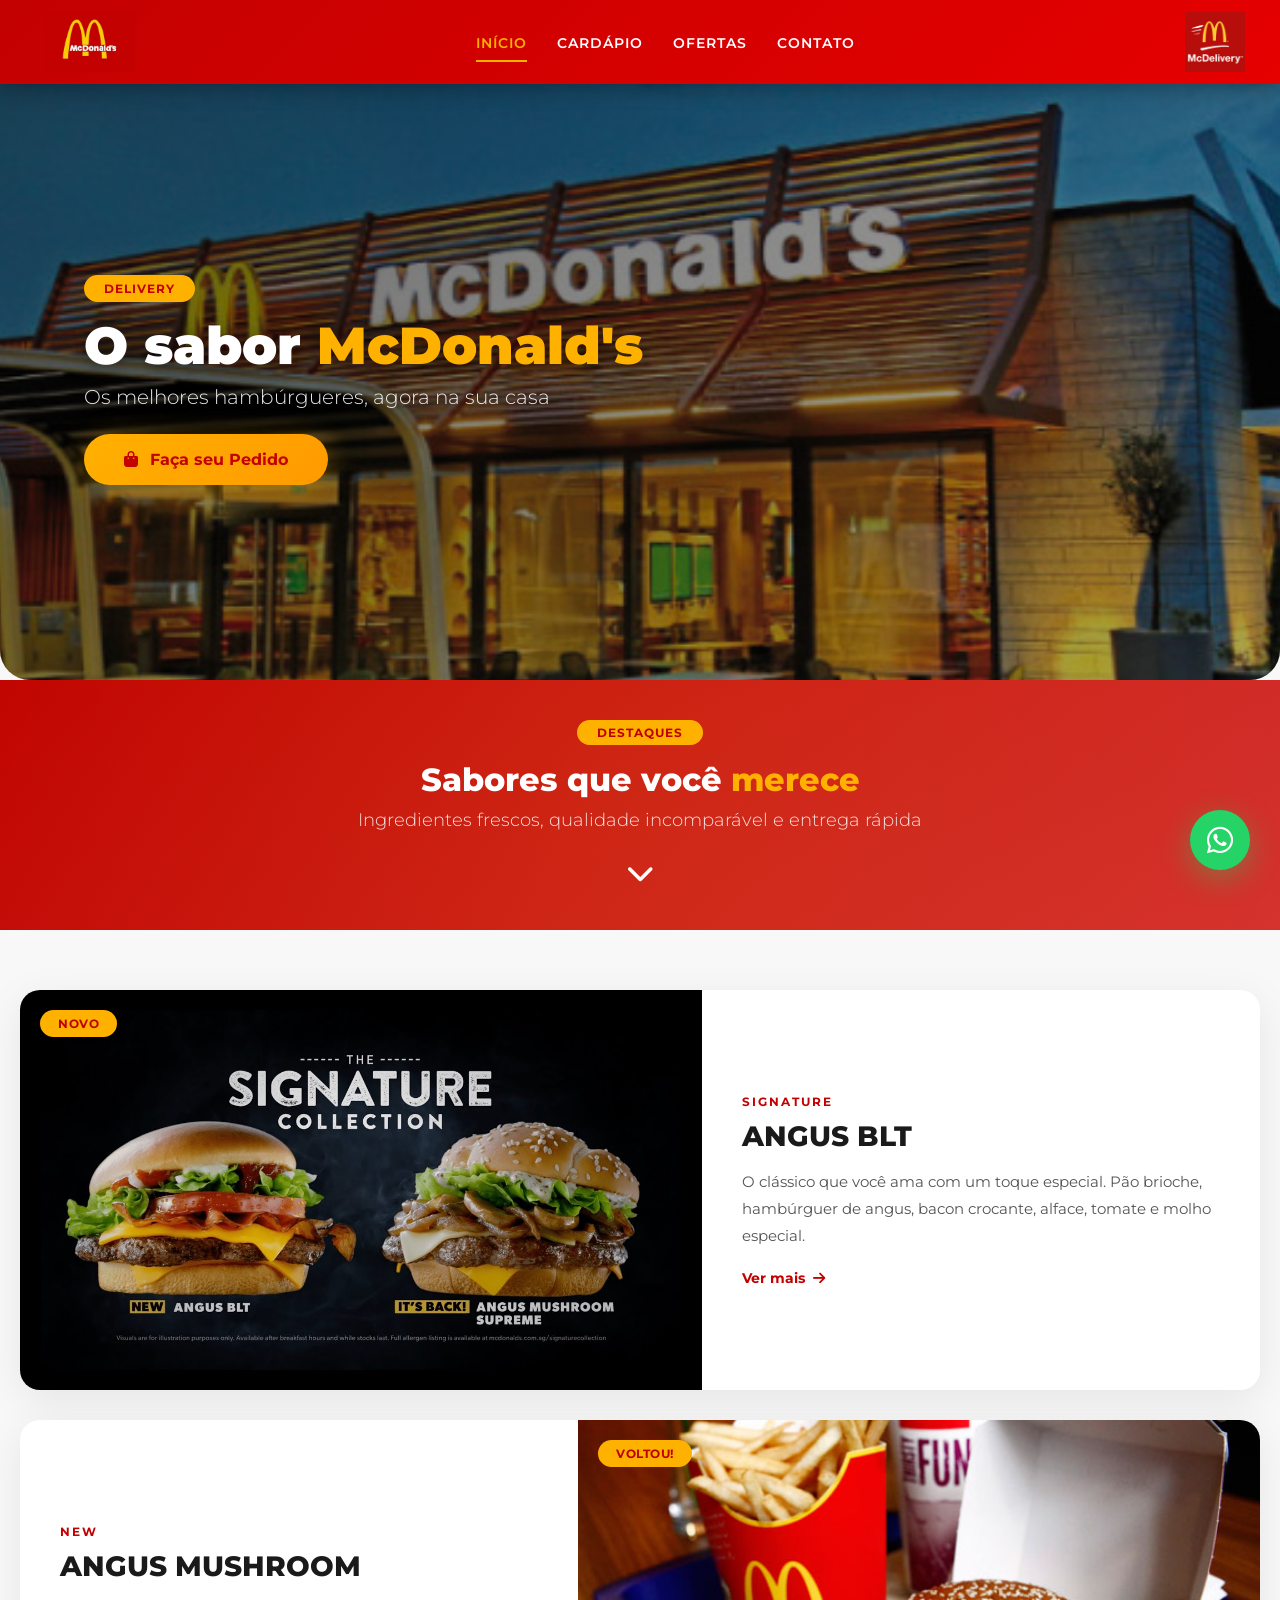
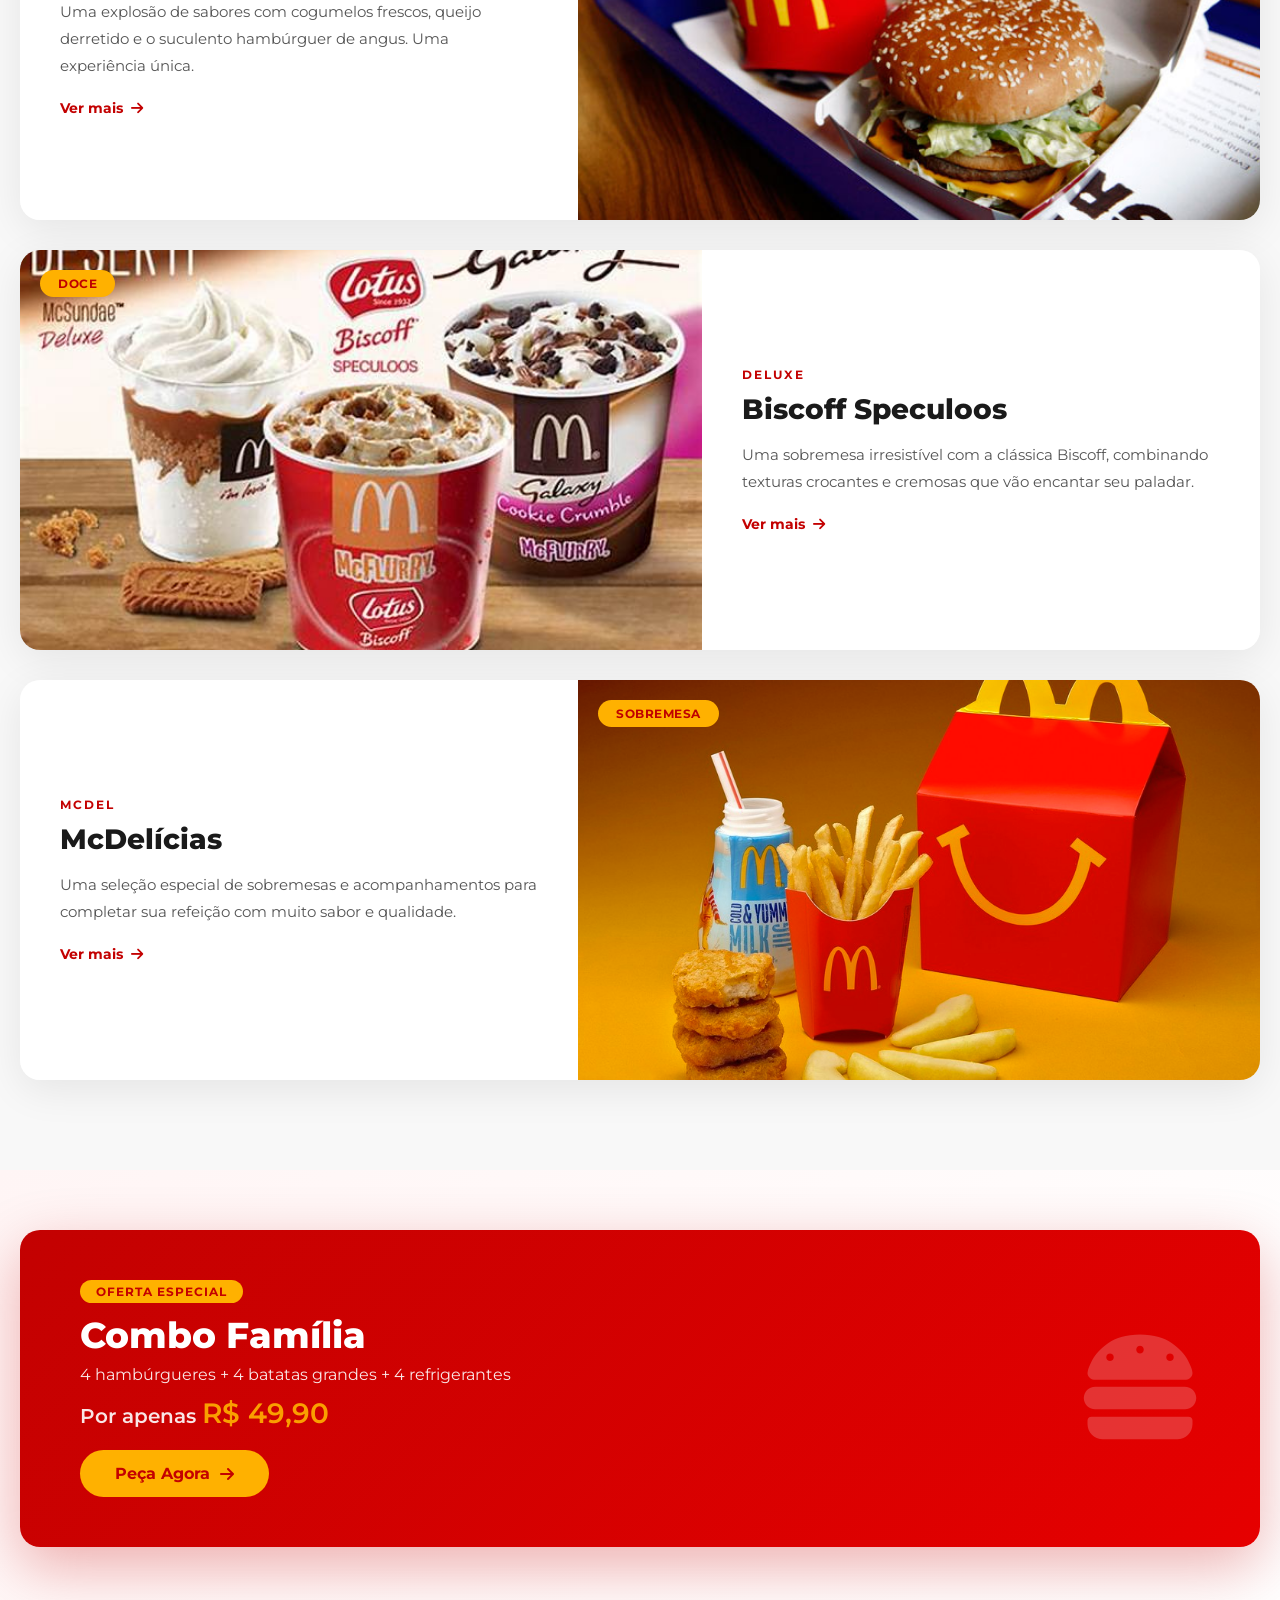
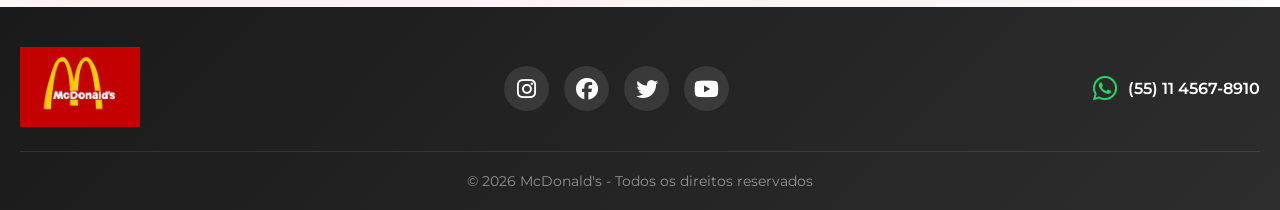
<file: index.html>
<!DOCTYPE html>
<html lang="pt-br">
<head>
    <meta charset="UTF-8">
    <meta name="viewport" content="width=device-width, initial-scale=1.0, maximum-scale=1.0">
    <title>McDonald's - Início</title>
    
    <!-- SEO -->
    <meta name="description" content="McDonald's - Os melhores hambúrgueres e combos. Peça agora pelo delivery!">
    <meta name="keywords" content="McDonald's, hambúrguer, fast food, delivery, combo">
    <meta name="author" content="Guilherme Alexander">
    
    <!-- Fontes -->
    <link href="https://fonts.googleapis.com/css2?family=Montserrat:wght@300;400;600;700;800;900&display=swap" rel="stylesheet">
    
    <!-- Font Awesome 6 -->
    <link rel="stylesheet" href="https://cdnjs.cloudflare.com/ajax/libs/font-awesome/6.4.0/css/all.min.css">
    
    <!-- CSS -->
    <link rel="stylesheet" href="css/style.css">
</head>
<body>
    <!-- HEADER -->
    <header>
        <div class="container header-container">
            <div class="logo-1"></div>
            <nav class="nav-menu">
                <ul>
                    <li><a href="index.html" class="active">Início</a></li>
                    <li><a href="#produtos">Cardápio</a></li>
                    <li><a href="#ofertas">Ofertas</a></li>
                    <li><a href="contact.html">Contato</a></li>
                </ul>
                <div class="nav-toggle">
                    <i class="fas fa-bars"></i>
                </div>
            </nav>
            <div class="logo-2"></div>
        </div>
    </header>

    <!-- BANNER PRINCIPAL -->
    <section class="cover-form" id="home">
        <div class="container bg">
            <div class="overlay"></div>
            <div class="hero-content">
                <span class="badge-hero">Delivery</span>
                <h1 class="hero-title">O sabor <span>McDonald's</span></h1>
                <p class="hero-subtitle">Os melhores hambúrgueres, agora na sua casa</p>
                <a href="contact.html" class="btn-hero">
                    <i class="fas fa-shopping-bag"></i> Faça seu Pedido
                </a>
            </div>
        </div>
    </section>

    <!-- CHAMADA / DESTAQUE -->
    <section class="chamada" id="ofertas">
        <div class="container">
            <div class="chamada-content">
                <span class="badge">Destaques</span>
                <h2>Sabores que você <span>merece</span></h2>
                <p>Ingredientes frescos, qualidade incomparável e entrega rápida</p>
                <div class="arrow bounce">
                    <i class="fas fa-chevron-down"></i>
                </div>
            </div>
        </div>
    </section>

    <!-- MOSAICO / PRODUTOS -->
    <section class="mosaico" id="produtos">
        <div class="container">
            <!-- Item 1 -->
            <div class="flex-mosaico" data-aos="fade-up">
                <div class="item-1-mosaico" style="background-image:url('imagens/mosaico1.jpg');">
                    <div class="item-badge">Novo</div>
                </div>
                <div class="item-2-mosaico">
                    <span class="mosaico-tag">SIGNATURE</span>
                    <h3>ANGUS BLT</h3>
                    <p>O clássico que você ama com um toque especial. Pão brioche, hambúrguer de angus, bacon crocante, alface, tomate e molho especial.</p>
                    <a href="#" class="btn-saiba-mais">Ver mais <i class="fas fa-arrow-right"></i></a>
                </div>
            </div>

            <!-- Item 2 -->
            <div class="flex-mosaico reverse" data-aos="fade-up">
                <div class="item-1-mosaico" style="background-image:url('imagens/mosaico2.jpg');">
                    <div class="item-badge">Voltou!</div>
                </div>
                <div class="item-2-mosaico">
                    <span class="mosaico-tag">NEW</span>
                    <h3>ANGUS MUSHROOM</h3>
                    <p>Uma explosão de sabores com cogumelos frescos, queijo derretido e o suculento hambúrguer de angus. Uma experiência única.</p>
                    <a href="#" class="btn-saiba-mais">Ver mais <i class="fas fa-arrow-right"></i></a>
                </div>
            </div>

            <!-- Item 3 -->
            <div class="flex-mosaico" data-aos="fade-up">
                <div class="item-1-mosaico" style="background-image:url('imagens/mosaico3.jpg');">
                    <div class="item-badge">Doce</div>
                </div>
                <div class="item-2-mosaico">
                    <span class="mosaico-tag">DELUXE</span>
                    <h3>Biscoff Speculoos</h3>
                    <p>Uma sobremesa irresistível com a clássica Biscoff, combinando texturas crocantes e cremosas que vão encantar seu paladar.</p>
                    <a href="#" class="btn-saiba-mais">Ver mais <i class="fas fa-arrow-right"></i></a>
                </div>
            </div>

            <!-- Item 4 -->
            <div class="flex-mosaico reverse" data-aos="fade-up">
                <div class="item-1-mosaico" style="background-image:url('imagens/mosaico4.jpg');">
                    <div class="item-badge">Sobremesa</div>
                </div>
                <div class="item-2-mosaico">
                    <span class="mosaico-tag">MCDEL</span>
                    <h3>McDelícias</h3>
                    <p>Uma seleção especial de sobremesas e acompanhamentos para completar sua refeição com muito sabor e qualidade.</p>
                    <a href="#" class="btn-saiba-mais">Ver mais <i class="fas fa-arrow-right"></i></a>
                </div>
            </div>
        </div>
    </section>

    <!-- BANNER PROMOCIONAL -->
    <section class="banner-promo">
        <div class="container">
            <div class="promo-content">
                <div class="promo-text">
                    <span class="promo-tag">Oferta Especial</span>
                    <h2>Combo Família</h2>
                    <p>4 hambúrgueres + 4 batatas grandes + 4 refrigerantes</p>
                    <p class="promo-price">Por apenas <span>R$ 49,90</span></p>
                    <a href="contact.html" class="btn-promo">Peça Agora <i class="fas fa-arrow-right"></i></a>
                </div>
                <div class="promo-image">
                    <i class="fas fa-hamburger"></i>
                </div>
            </div>
        </div>
    </section>

    <!-- FOOTER -->
    <footer>
        <div class="container">
            <div class="footer-content">
                <div class="footer-logo">
                    <img src="imagens/logo1.jpg" alt="McDonald's">
                </div>
                <div class="footer-social">
                    <a href="#"><i class="fab fa-instagram"></i></a>
                    <a href="#"><i class="fab fa-facebook"></i></a>
                    <a href="#"><i class="fab fa-twitter"></i></a>
                    <a href="#"><i class="fab fa-youtube"></i></a>
                </div>
                <div class="footer-whatsapp">
                    <i class="fab fa-whatsapp"></i>
                    <span>(55) 11 4567-8910</span>
                </div>
            </div>
            <div class="footer-bottom">
                <p>&copy; 2026 McDonald's - Todos os direitos reservados</p>
            </div>
        </div>
    </footer>

    <!-- BOTÃO WHATSAPP FLUTUANTE (API: https://wa.me/NUMERO)-->
    <a href="#" class="whatsapp-float" target="_blank"> 
        <i class="fab fa-whatsapp"></i>
    </a>

    <!-- JavaScript -->
    <script src="js/script.js"></script>
</body>
</html>
</file>
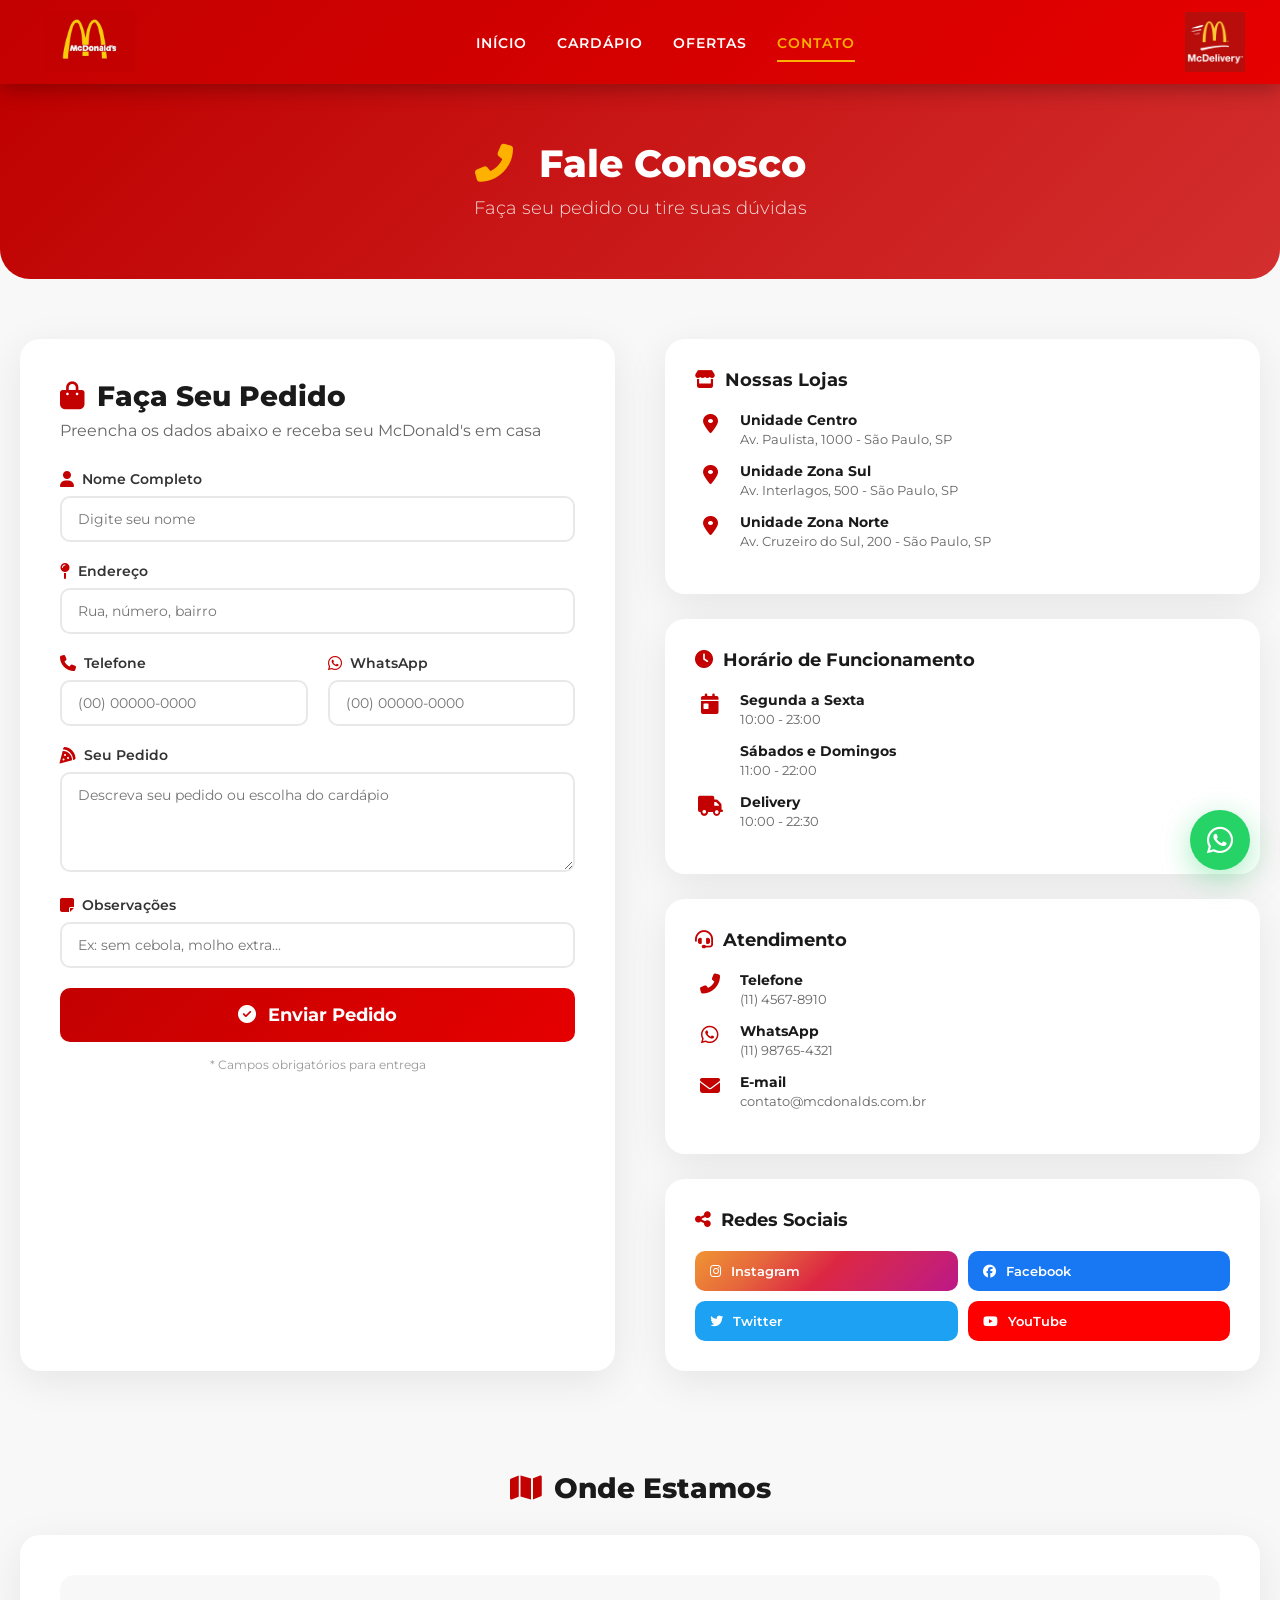
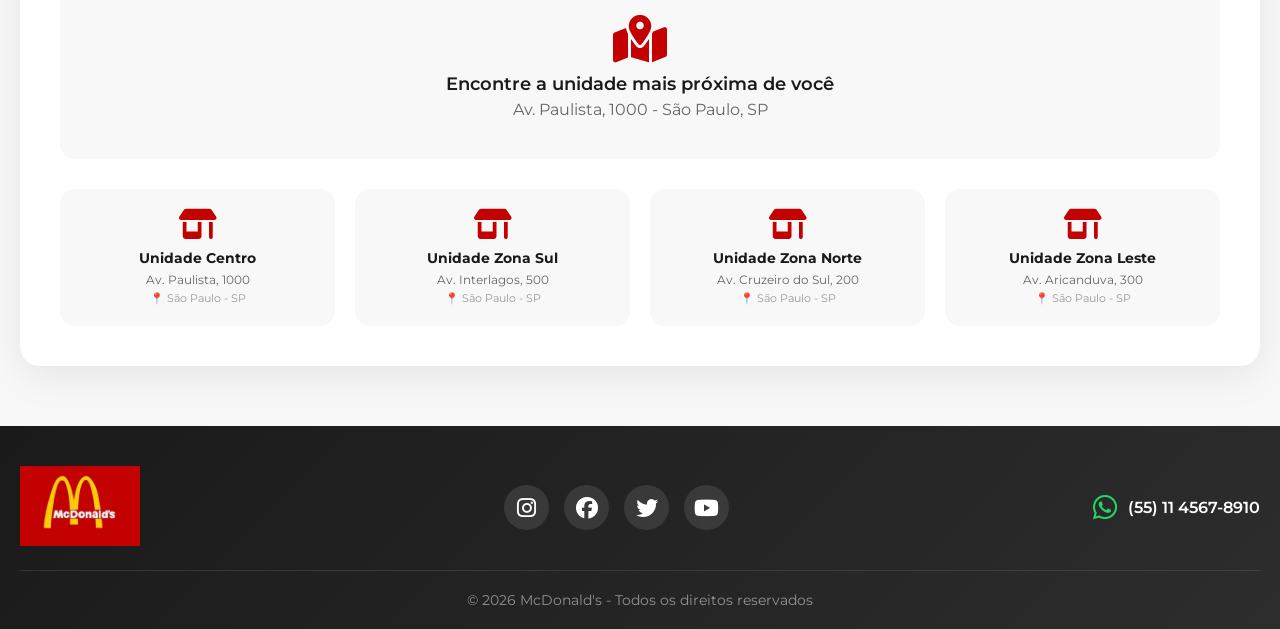
<file: contact.html>
<!DOCTYPE html>
<html lang="pt-br">
<head>
    <meta charset="UTF-8">
    <meta name="viewport" content="width=device-width, initial-scale=1.0, maximum-scale=1.0">
    <title>McDonald's - Contato</title>
    
    <!-- SEO -->
    <meta name="description" content="Faça seu pedido no McDonald's. Preencha o formulário e receba seu delivery.">
    <meta name="keywords" content="McDonald's, pedido, delivery, contato, formulário">
    <meta name="author" content="Guilherme Alexander">
    
    <!-- Fontes -->
    <link href="https://fonts.googleapis.com/css2?family=Montserrat:wght@300;400;600;700;800;900&display=swap" rel="stylesheet">
    
    <!-- Font Awesome 6 -->
    <link rel="stylesheet" href="https://cdnjs.cloudflare.com/ajax/libs/font-awesome/6.4.0/css/all.min.css">
    
    <!-- CSS -->
    <link rel="stylesheet" href="css/style.css">
</head>
<body>
    <!-- HEADER -->
    <header>
        <div class="container header-container">
            <div class="logo-1"></div>
            <nav class="nav-menu">
                <ul>
                    <li><a href="index.html">Início</a></li>
                    <li><a href="index.html#produtos">Cardápio</a></li>
                    <li><a href="index.html#ofertas">Ofertas</a></li>
                    <li><a href="contact.html" class="active">Contato</a></li>
                </ul>
                <div class="nav-toggle">
                    <i class="fas fa-bars"></i>
                </div>
            </nav>
            <div class="logo-2"></div>
        </div>
    </header>

    <!-- BANNER CONTATO -->
    <section class="page-banner">
        <div class="container">
            <div class="page-banner-content">
                <h1><i class="fas fa-phone-alt"></i> Fale Conosco</h1>
                <p>Faça seu pedido ou tire suas dúvidas</p>
            </div>
        </div>
    </section>

    <!-- SEÇÃO CONTATO PRINCIPAL -->
    <section class="contact-section">
        <div class="container">
            <div class="contact-grid">
                <!-- FORMULÁRIO -->
                <div class="contact-form-wrapper">
                    <div class="contact-header">
                        <h2><i class="fas fa-shopping-bag"></i> Faça Seu Pedido</h2>
                        <p>Preencha os dados abaixo e receba seu McDonald's em casa</p>
                    </div>

                    <form id="orderForm" class="contact-form">
                        <div class="form-group">
                            <label for="nome">
                                <i class="fas fa-user"></i> Nome Completo
                            </label>
                            <input type="text" id="nome" name="nome" placeholder="Digite seu nome" required>
                        </div>

                        <div class="form-group">
                            <label for="endereco">
                                <i class="fas fa-map-pin"></i> Endereço
                            </label>
                            <input type="text" id="endereco" name="endereco" placeholder="Rua, número, bairro" required>
                        </div>

                        <div class="form-row">
                            <div class="form-group">
                                <label for="telefone">
                                    <i class="fas fa-phone"></i> Telefone
                                </label>
                                <input type="tel" id="telefone" name="telefone" placeholder="(00) 00000-0000" required>
                            </div>
                            <div class="form-group">
                                <label for="whatsapp">
                                    <i class="fab fa-whatsapp"></i> WhatsApp
                                </label>
                                <input type="tel" id="whatsapp" name="whatsapp" placeholder="(00) 00000-0000">
                            </div>
                        </div>

                        <div class="form-group">
                            <label for="pedido">
                                <i class="fas fa-pizza-slice"></i> Seu Pedido
                            </label>
                            <textarea id="pedido" name="pedido" rows="4" placeholder="Descreva seu pedido ou escolha do cardápio"></textarea>
                        </div>

                        <div class="form-group">
                            <label for="observacao">
                                <i class="fas fa-sticky-note"></i> Observações
                            </label>
                            <input type="text" id="observacao" name="observacao" placeholder="Ex: sem cebola, molho extra...">
                        </div>

                        <button type="submit" class="btn-submit-form">
                            <i class="fas fa-check-circle"></i> Enviar Pedido
                        </button>

                        <p class="form-obrigatorio">* Campos obrigatórios para entrega</p>
                    </form>

                    <div id="formMessage" class="form-message"></div>
                </div>

                <!-- INFORMAÇÕES DA LOJA -->
                <div class="contact-info-wrapper">
                    <div class="info-card">
                        <h3><i class="fas fa-store"></i> Nossas Lojas</h3>
                        <div class="info-item">
                            <i class="fas fa-map-marker-alt"></i>
                            <div>
                                <strong>Unidade Centro</strong>
                                <p>Av. Paulista, 1000 - São Paulo, SP</p>
                            </div>
                        </div>
                        <div class="info-item">
                            <i class="fas fa-map-marker-alt"></i>
                            <div>
                                <strong>Unidade Zona Sul</strong>
                                <p>Av. Interlagos, 500 - São Paulo, SP</p>
                            </div>
                        </div>
                        <div class="info-item">
                            <i class="fas fa-map-marker-alt"></i>
                            <div>
                                <strong>Unidade Zona Norte</strong>
                                <p>Av. Cruzeiro do Sul, 200 - São Paulo, SP</p>
                            </div>
                        </div>
                    </div>

                    <div class="info-card">
                        <h3><i class="fas fa-clock"></i> Horário de Funcionamento</h3>
                        <div class="info-item">
                            <i class="fas fa-calendar-day"></i>
                            <div>
                                <strong>Segunda a Sexta</strong>
                                <p>10:00 - 23:00</p>
                            </div>
                        </div>
                        <div class="info-item">
                            <i class="fas fa-calendar-weekend"></i>
                            <div>
                                <strong>Sábados e Domingos</strong>
                                <p>11:00 - 22:00</p>
                            </div>
                        </div>
                        <div class="info-item">
                            <i class="fas fa-truck"></i>
                            <div>
                                <strong>Delivery</strong>
                                <p>10:00 - 22:30</p>
                            </div>
                        </div>
                    </div>

                    <div class="info-card">
                        <h3><i class="fas fa-headset"></i> Atendimento</h3>
                        <div class="info-item">
                            <i class="fas fa-phone-alt"></i>
                            <div>
                                <strong>Telefone</strong>
                                <p>(11) 4567-8910</p>
                            </div>
                        </div>
                        <div class="info-item">
                            <i class="fab fa-whatsapp"></i>
                            <div>
                                <strong>WhatsApp</strong>
                                <p>(11) 98765-4321</p>
                            </div>
                        </div>
                        <div class="info-item">
                            <i class="fas fa-envelope"></i>
                            <div>
                                <strong>E-mail</strong>
                                <p>contato@mcdonalds.com.br</p>
                            </div>
                        </div>
                    </div>

                    <div class="info-card social-card">
                        <h3><i class="fas fa-share-alt"></i> Redes Sociais</h3>
                        <div class="social-links">
                            <a href="#" class="social-link instagram">
                                <i class="fab fa-instagram"></i>
                                <span>Instagram</span>
                            </a>
                            <a href="#" class="social-link facebook">
                                <i class="fab fa-facebook"></i>
                                <span>Facebook</span>
                            </a>
                            <a href="#" class="social-link twitter">
                                <i class="fab fa-twitter"></i>
                                <span>Twitter</span>
                            </a>
                            <a href="#" class="social-link youtube">
                                <i class="fab fa-youtube"></i>
                                <span>YouTube</span>
                            </a>
                        </div>
                    </div>
                </div>
            </div>
        </div>
    </section>

    <!-- MAPA (opcional) -->
    <section class="map-section">
        <div class="container">
            <h2><i class="fas fa-map"></i> Onde Estamos</h2>
            <div class="map-placeholder">
                <div class="map-content">
                    <i class="fas fa-map-marked-alt"></i>
                    <p>Encontre a unidade mais próxima de você</p>
                    <span>Av. Paulista, 1000 - São Paulo, SP</span>
                </div>
                <div class="map-grid">
                    <div class="map-card">
                        <i class="fas fa-store-alt"></i>
                        <h4>Unidade Centro</h4>
                        <p>Av. Paulista, 1000</p>
                        <small>📍 São Paulo - SP</small>
                    </div>
                    <div class="map-card">
                        <i class="fas fa-store-alt"></i>
                        <h4>Unidade Zona Sul</h4>
                        <p>Av. Interlagos, 500</p>
                        <small>📍 São Paulo - SP</small>
                    </div>
                    <div class="map-card">
                        <i class="fas fa-store-alt"></i>
                        <h4>Unidade Zona Norte</h4>
                        <p>Av. Cruzeiro do Sul, 200</p>
                        <small>📍 São Paulo - SP</small>
                    </div>
                    <div class="map-card">
                        <i class="fas fa-store-alt"></i>
                        <h4>Unidade Zona Leste</h4>
                        <p>Av. Aricanduva, 300</p>
                        <small>📍 São Paulo - SP</small>
                    </div>
                </div>
            </div>
        </div>
    </section>

    <!-- FOOTER -->
    <footer>
        <div class="container">
            <div class="footer-content">
                <div class="footer-logo">
                    <img src="imagens/logo1.jpg" alt="McDonald's">
                </div>
                <div class="footer-social">
                    <a href="#"><i class="fab fa-instagram"></i></a>
                    <a href="#"><i class="fab fa-facebook"></i></a>
                    <a href="#"><i class="fab fa-twitter"></i></a>
                    <a href="#"><i class="fab fa-youtube"></i></a>
                </div>
                <div class="footer-whatsapp">
                    <i class="fab fa-whatsapp"></i>
                    <span>(55) 11 4567-8910</span>
                </div>
            </div>
            <div class="footer-bottom">
                <p>&copy; 2026 McDonald's - Todos os direitos reservados</p>
            </div>
        </div>
    </footer>

    <!-- BOTÃO WHATSAPP FLUTUANTE (API: https://wa.me/NUMERO)-->
    <a href="#" class="whatsapp-float" target="_blank"> 
        <i class="fab fa-whatsapp"></i>
    </a>

    <!-- JavaScript -->
    <script src="js/script.js"></script>
</body>
</html>
</file>
<file: css/style.css>
/* ===== RESET ===== */
* {
    margin: 0;
    padding: 0;
    box-sizing: border-box;
    font-family: 'Montserrat', sans-serif;
}

html {
    scroll-behavior: smooth;
}

body {
    background-color: #f8f8f8;
    overflow-x: hidden;
}

/* ===== CONTAINER ===== */
.container {
    width: 100%;
    max-width: 1280px;
    margin: 0 auto;
    padding: 0 20px;
}

/* ===== HEADER ===== */
header {
    background: linear-gradient(135deg, #c30101 0%, #e60000 100%);
    padding: 12px 0;
    position: fixed;
    top: 0;
    left: 0;
    width: 100%;
    z-index: 1000;
    box-shadow: 0 4px 20px rgba(0, 0, 0, 0.3);
    transition: all 0.3s ease;
}

header.scrolled {
    padding: 8px 0;
    background: rgba(195, 1, 1, 0.95);
    backdrop-filter: blur(10px);
}

.header-container {
    display: flex;
    align-items: center;
    justify-content: space-between;
}

/* ===== LOGOS ===== */
.logo-1 {
    width: 140px;
    height: 60px;
    background-image: url('../imagens/logo1.jpg');
    background-size: contain;
    background-position: center;
    background-repeat: no-repeat;
    /*filter: brightness(0) invert(1);*/
}

.logo-2 {
    width: 90px;
    height: 60px;
    background-image: url('../imagens/unnamed.jpg');
    background-size: contain;
    background-position: center;
    background-repeat: no-repeat;
}

/* ===== NAVEGAÇÃO ===== */
.nav-menu ul {
    display: flex;
    list-style: none;
    gap: 30px;
}

.nav-menu ul li a {
    color: white;
    text-decoration: none;
    font-weight: 600;
    font-size: 14px;
    text-transform: uppercase;
    letter-spacing: 1px;
    transition: color 0.3s ease;
    position: relative;
    padding: 5px 0;
}

.nav-menu ul li a::after {
    content: '';
    position: absolute;
    bottom: -5px;
    left: 0;
    width: 0;
    height: 2px;
    background: #ffb100;
    transition: width 0.3s ease;
}

.nav-menu ul li a:hover::after,
.nav-menu ul li a.active::after {
    width: 100%;
}

.nav-menu ul li a:hover,
.nav-menu ul li a.active {
    color: #ffb100;
}

.nav-toggle {
    display: none;
    color: white;
    font-size: 24px;
    cursor: pointer;
}

/* ===== BANNER PRINCIPAL (INDEX) ===== */
section.cover-form {
    margin-top: 80px;
    width: 100%;
    position: relative;
}

.bg {
    position: relative;
    max-width: 100%;
    min-height: 600px;
    background-image: url('../imagens/restaurant.jpg');
    background-size: cover;
    background-position: center;
    background-attachment: fixed;
    display: flex;
    align-items: center;
    justify-content: flex-start;
    padding: 40px 0;
    border-radius: 0 0 30px 30px;
    overflow: hidden;
}

.overlay {
    position: absolute;
    top: 0;
    left: 0;
    width: 100%;
    height: 100%;
    background: linear-gradient(135deg, rgba(0,0,0,0.6) 0%, rgba(0,0,0,0.3) 100%);
}

.hero-content {
    position: relative;
    z-index: 2;
    max-width: 600px;
    padding: 0 20px;
    margin-left: 5%;
}

.badge-hero {
    display: inline-block;
    background: #ffb100;
    color: #c30101;
    padding: 6px 20px;
    border-radius: 20px;
    font-size: 12px;
    font-weight: 700;
    text-transform: uppercase;
    letter-spacing: 1px;
    margin-bottom: 15px;
}

.hero-title {
    font-size: 52px;
    font-weight: 900;
    color: white;
    text-shadow: 0 4px 20px rgba(0,0,0,0.5);
    line-height: 1.1;
}

.hero-title span {
    color: #ffb100;
}

.hero-subtitle {
    font-size: 20px;
    font-weight: 300;
    color: rgba(255,255,255,0.9);
    text-shadow: 0 2px 10px rgba(0,0,0,0.5);
    margin-top: 10px;
}

.btn-hero {
    display: inline-flex;
    align-items: center;
    gap: 12px;
    margin-top: 25px;
    padding: 16px 40px;
    background: linear-gradient(135deg, #ffb100, #ff9a00);
    color: #c30101;
    text-decoration: none;
    font-weight: 700;
    font-size: 16px;
    border-radius: 50px;
    transition: all 0.3s ease;
    box-shadow: 0 8px 30px rgba(255, 177, 0, 0.4);
}

.btn-hero:hover {
    transform: translateY(-3px);
    box-shadow: 0 12px 40px rgba(255, 177, 0, 0.6);
}

/* ===== BANNER PÁGINA CONTATO ===== */
.page-banner {
    margin-top: 80px;
    background: linear-gradient(135deg, #bf0000, #d32f2f);
    padding: 60px 0;
    text-align: center;
    border-radius: 0 0 30px 30px;
}

.page-banner-content h1 {
    color: white;
    font-size: 38px;
    font-weight: 800;
}

.page-banner-content h1 i {
    color: #ffb100;
    margin-right: 15px;
}

.page-banner-content p {
    color: rgba(255,255,255,0.85);
    font-size: 18px;
    font-weight: 300;
    margin-top: 10px;
}

/* ===== SEÇÃO CONTATO ===== */
.contact-section {
    padding: 60px 0;
}

.contact-grid {
    display: grid;
    grid-template-columns: 1fr 1fr;
    gap: 50px;
}

/* FORMULÁRIO */
.contact-form-wrapper {
    background: white;
    border-radius: 20px;
    padding: 40px;
    box-shadow: 0 10px 40px rgba(0,0,0,0.08);
}

.contact-header {
    margin-bottom: 30px;
}

.contact-header h2 {
    font-size: 28px;
    font-weight: 800;
    color: #1a1a1a;
    display: flex;
    align-items: center;
    gap: 12px;
}

.contact-header h2 i {
    color: #c30101;
}

.contact-header p {
    color: #666;
    margin-top: 8px;
}

.contact-form .form-group {
    margin-bottom: 20px;
}

.contact-form .form-group label {
    display: flex;
    align-items: center;
    gap: 8px;
    font-size: 14px;
    font-weight: 600;
    color: #333;
    margin-bottom: 8px;
}

.contact-form .form-group label i {
    color: #c30101;
    font-size: 16px;
}

.contact-form .form-group input,
.contact-form .form-group textarea {
    width: 100%;
    padding: 12px 16px;
    border: 2px solid #e8e8e8;
    border-radius: 10px;
    font-size: 14px;
    transition: all 0.3s ease;
    outline: none;
    font-family: 'Montserrat', sans-serif;
}

.contact-form .form-group input:focus,
.contact-form .form-group textarea:focus {
    border-color: #c30101;
    box-shadow: 0 0 0 4px rgba(195, 1, 1, 0.1);
}

.contact-form .form-group textarea {
    resize: vertical;
    min-height: 80px;
}

.form-row {
    display: grid;
    grid-template-columns: 1fr 1fr;
    gap: 20px;
}

.btn-submit-form {
    width: 100%;
    padding: 16px;
    background: linear-gradient(135deg, #c30101, #e60000);
    color: white;
    border: none;
    border-radius: 10px;
    font-size: 18px;
    font-weight: 700;
    cursor: pointer;
    display: flex;
    align-items: center;
    justify-content: center;
    gap: 12px;
    transition: all 0.3s ease;
}

.btn-submit-form:hover {
    transform: scale(1.02);
    box-shadow: 0 8px 25px rgba(195, 1, 1, 0.4);
}

.form-obrigatorio {
    text-align: center;
    color: #999;
    font-size: 12px;
    margin-top: 15px;
}

/* ===== INFORMAÇÕES DA LOJA ===== */
.contact-info-wrapper {
    display: flex;
    flex-direction: column;
    gap: 25px;
}

.info-card {
    background: white;
    border-radius: 20px;
    padding: 30px;
    box-shadow: 0 10px 40px rgba(0,0,0,0.08);
    transition: transform 0.3s ease;
}

.info-card:hover {
    transform: translateY(-5px);
}

.info-card h3 {
    font-size: 18px;
    font-weight: 700;
    color: #1a1a1a;
    margin-bottom: 20px;
    display: flex;
    align-items: center;
    gap: 10px;
}

.info-card h3 i {
    color: #c30101;
}

.info-item {
    display: flex;
    gap: 15px;
    margin-bottom: 15px;
}

.info-item i {
    color: #c30101;
    font-size: 20px;
    width: 30px;
    text-align: center;
    margin-top: 3px;
}

.info-item strong {
    display: block;
    color: #1a1a1a;
    font-size: 14px;
}

.info-item p {
    color: #666;
    font-size: 13px;
    margin-top: 2px;
}

/* ===== REDES SOCIAIS ===== */
.social-card .social-links {
    display: grid;
    grid-template-columns: 1fr 1fr;
    gap: 10px;
}

.social-link {
    display: flex;
    align-items: center;
    gap: 10px;
    padding: 12px 15px;
    border-radius: 10px;
    text-decoration: none;
    color: white;
    font-weight: 600;
    font-size: 13px;
    transition: all 0.3s ease;
}

.social-link:hover {
    transform: translateY(-3px);
}

.social-link.instagram {
    background: linear-gradient(135deg, #f09433, #e6683c, #dc2743, #cc2366, #bc1888);
}

.social-link.facebook {
    background: #1877f2;
}

.social-link.twitter {
    background: #1da1f2;
}

.social-link.youtube {
    background: #ff0000;
}

/* ===== MAPA ===== */
.map-section {
    padding: 40px 0 60px;
}

.map-section h2 {
    font-size: 28px;
    font-weight: 800;
    color: #1a1a1a;
    text-align: center;
    margin-bottom: 30px;
    display: flex;
    align-items: center;
    justify-content: center;
    gap: 12px;
}

.map-section h2 i {
    color: #c30101;
}

.map-placeholder {
    background: white;
    border-radius: 20px;
    padding: 40px;
    box-shadow: 0 10px 40px rgba(0,0,0,0.08);
}

.map-content {
    text-align: center;
    padding: 40px;
    background: #f8f8f8;
    border-radius: 15px;
    margin-bottom: 30px;
}

.map-content i {
    font-size: 48px;
    color: #c30101;
}

.map-content p {
    font-size: 18px;
    font-weight: 600;
    color: #1a1a1a;
    margin-top: 10px;
}

.map-content span {
    display: block;
    color: #666;
    margin-top: 5px;
}

.map-grid {
    display: grid;
    grid-template-columns: repeat(4, 1fr);
    gap: 20px;
}

.map-card {
    text-align: center;
    padding: 20px;
    background: #f8f8f8;
    border-radius: 15px;
    transition: all 0.3s ease;
}

.map-card:hover {
    background: #fff5f5;
    transform: translateY(-3px);
}

.map-card i {
    font-size: 30px;
    color: #c30101;
    margin-bottom: 10px;
}

.map-card h4 {
    font-size: 14px;
    color: #1a1a1a;
}

.map-card p {
    font-size: 12px;
    color: #666;
    margin-top: 5px;
}

.map-card small {
    font-size: 11px;
    color: #999;
}

/* ===== BANNER PROMOCIONAL (INDEX) ===== */
.banner-promo {
    padding: 60px 0;
    background: linear-gradient(135deg, #fff5f5, #ffffff);
}

.promo-content {
    display: flex;
    align-items: center;
    justify-content: space-between;
    background: linear-gradient(135deg, #c30101, #e60000);
    border-radius: 20px;
    padding: 50px 60px;
    box-shadow: 0 20px 60px rgba(195, 1, 1, 0.3);
}

.promo-text {
    color: white;
}

.promo-tag {
    display: inline-block;
    background: #ffb100;
    color: #c30101;
    padding: 4px 16px;
    border-radius: 20px;
    font-size: 12px;
    font-weight: 700;
    text-transform: uppercase;
    letter-spacing: 1px;
    margin-bottom: 10px;
}

.promo-text h2 {
    font-size: 36px;
    font-weight: 800;
}

.promo-text p {
    font-size: 16px;
    opacity: 0.9;
    margin-top: 8px;
}

.promo-price {
    font-size: 20px !important;
    font-weight: 600;
    margin-top: 12px !important;
}

.promo-price span {
    font-size: 28px;
    color: #ffb100;
}

.btn-promo {
    display: inline-flex;
    align-items: center;
    gap: 10px;
    margin-top: 20px;
    padding: 14px 35px;
    background: #ffb100;
    color: #c30101;
    text-decoration: none;
    font-weight: 700;
    border-radius: 50px;
    transition: all 0.3s ease;
}

.btn-promo:hover {
    transform: scale(1.05);
    box-shadow: 0 8px 25px rgba(255, 177, 0, 0.4);
}

.promo-image {
    font-size: 120px;
    color: rgba(255,255,255,0.2);
}

/* ===== CHAMADA (INDEX) ===== */
section.chamada {
    padding: 40px 0;
    background: linear-gradient(135deg, #bf0000, #d32f2f);
    text-align: center;
    position: relative;
    overflow: hidden;
}

section.chamada::before {
    content: '';
    position: absolute;
    top: -50%;
    left: -50%;
    width: 200%;
    height: 200%;
    background: radial-gradient(circle, rgba(255,177,0,0.1) 0%, transparent 70%);
    animation: rotateBg 20s linear infinite;
}

@keyframes rotateBg {
    0% { transform: rotate(0deg); }
    100% { transform: rotate(360deg); }
}

.chamada-content {
    position: relative;
    z-index: 1;
}

.badge {
    display: inline-block;
    background: #ffb100;
    color: #bf0000;
    padding: 5px 20px;
    border-radius: 20px;
    font-size: 12px;
    font-weight: 700;
    text-transform: uppercase;
    letter-spacing: 1px;
    margin-bottom: 15px;
}

section.chamada h2 {
    font-size: 32px;
    color: white;
    font-weight: 800;
}

section.chamada h2 span {
    color: #ffb100;
}

section.chamada p {
    color: rgba(255, 255, 255, 0.85);
    font-size: 18px;
    font-weight: 300;
    margin-top: 10px;
}

.arrow {
    margin-top: 25px;
    color: white;
    font-size: 28px;
}

.bounce {
    animation: bounce 2s infinite;
}

@keyframes bounce {
    0%, 20%, 50%, 80%, 100% { transform: translateY(0); }
    40% { transform: translateY(-15px); }
    60% { transform: translateY(-8px); }
}

/* ===== MOSAICO (INDEX) ===== */
section.mosaico {
    padding: 60px 0;
}

.flex-mosaico {
    display: flex;
    border-radius: 20px;
    overflow: hidden;
    margin-bottom: 30px;
    box-shadow: 0 10px 40px rgba(0, 0, 0, 0.08);
    transition: transform 0.3s ease, box-shadow 0.3s ease;
}

.flex-mosaico:hover {
    transform: translateY(-8px);
    box-shadow: 0 20px 60px rgba(0, 0, 0, 0.15);
}

.flex-mosaico.reverse {
    flex-direction: row-reverse;
}

.item-1-mosaico {
    width: 55%;
    min-height: 400px;
    background-size: cover;
    background-position: center;
    position: relative;
}

.item-badge {
    position: absolute;
    top: 20px;
    left: 20px;
    background: #ffb100;
    color: #bf0000;
    padding: 6px 18px;
    border-radius: 20px;
    font-size: 12px;
    font-weight: 700;
    text-transform: uppercase;
    letter-spacing: 0.5px;
}

.item-2-mosaico {
    width: 45%;
    padding: 50px 40px;
    background: white;
    display: flex;
    flex-direction: column;
    justify-content: center;
}

.mosaico-tag {
    font-size: 12px;
    color: #c30101;
    font-weight: 700;
    text-transform: uppercase;
    letter-spacing: 2px;
}

.item-2-mosaico h3 {
    font-size: 28px;
    font-weight: 800;
    color: #1a1a1a;
    margin: 10px 0 15px;
}

.item-2-mosaico p {
    color: #555;
    font-size: 15px;
    line-height: 1.8;
    font-weight: 400;
}

.btn-saiba-mais {
    display: inline-flex;
    align-items: center;
    gap: 8px;
    margin-top: 20px;
    color: #c30101;
    font-weight: 700;
    text-decoration: none;
    font-size: 14px;
    transition: gap 0.3s ease;
}

.btn-saiba-mais:hover {
    gap: 15px;
}

/* ===== FOOTER ===== */
footer {
    background: linear-gradient(135deg, #1a1a1a, #2d2d2d);
    padding: 40px 0 20px;
    margin-top: 0;
}

.footer-content {
    display: flex;
    align-items: center;
    justify-content: space-between;
    flex-wrap: wrap;
    gap: 20px;
    padding-bottom: 20px;
    border-bottom: 1px solid rgba(255,255,255,0.1);
}

.footer-logo img {
    width: 120px;
    /*filter: brightness(0) invert(1);*/
}

.footer-social {
    display: flex;
    gap: 15px;
}

.footer-social a {
    color: white;
    font-size: 22px;
    transition: all 0.3s ease;
    width: 45px;
    height: 45px;
    border-radius: 50%;
    display: flex;
    align-items: center;
    justify-content: center;
    background: rgba(255,255,255,0.1);
    text-decoration: none;
}

.footer-social a:hover {
    background: #ffb100;
    color: #1a1a1a;
    transform: translateY(-5px);
}

.footer-whatsapp {
    display: flex;
    align-items: center;
    gap: 10px;
    color: white;
    font-weight: 600;
    font-size: 16px;
}

.footer-whatsapp i {
    font-size: 28px;
    color: #25d366;
}

.footer-bottom {
    text-align: center;
    padding-top: 20px;
}

.footer-bottom p {
    color: rgba(255,255,255,0.5);
    font-size: 14px;
}

/* ===== WHATSAPP FLUTUANTE ===== */
.whatsapp-float {
    position: fixed;
    bottom: 30px;
    right: 30px;
    background: #25d366;
    color: white;
    width: 60px;
    height: 60px;
    border-radius: 50%;
    display: flex;
    align-items: center;
    justify-content: center;
    font-size: 30px;
    text-decoration: none;
    box-shadow: 0 8px 30px rgba(37, 211, 102, 0.4);
    z-index: 999;
    transition: all 0.3s ease;
}

.whatsapp-float:hover {
    transform: scale(1.1);
    box-shadow: 0 12px 40px rgba(37, 211, 102, 0.6);
}

/* ===== MENSAGEM DO FORM ===== */
.form-message {
    padding: 15px 20px;
    text-align: center;
    display: none;
    border-radius: 10px;
    margin-top: 15px;
}

.form-message.success {
    display: block;
    background: #e8f5e9;
    color: #2e7d32;
    border: 1px solid #4caf50;
}

.form-message.error {
    display: block;
    background: #ffebee;
    color: #c62828;
    border: 1px solid #ef5350;
}

/* ===== RESPONSIVIDADE ===== */
@media screen and (max-width: 1024px) {
    .contact-grid {
        grid-template-columns: 1fr;
        gap: 30px;
    }

    .map-grid {
        grid-template-columns: repeat(2, 1fr);
    }

    .hero-title {
        font-size: 40px;
    }

    .promo-content {
        flex-direction: column;
        text-align: center;
        padding: 40px 30px;
    }

    .promo-image {
        font-size: 80px;
        margin-top: 20px;
    }
}

@media screen and (max-width: 768px) {
    .nav-menu ul {
        display: none;
        flex-direction: column;
        background: #c30101;
        position: absolute;
        top: 100%;
        left: 0;
        width: 100%;
        padding: 20px;
        gap: 15px;
        box-shadow: 0 10px 30px rgba(0,0,0,0.2);
    }

    .nav-menu ul.active {
        display: flex;
    }

    .nav-toggle {
        display: block;
    }

    .flex-mosaico {
        flex-direction: column !important;
    }

    .item-1-mosaico {
        width: 100%;
        min-height: 250px;
    }

    .item-2-mosaico {
        width: 100%;
        padding: 30px 25px;
    }

    .footer-content {
        flex-direction: column;
        text-align: center;
    }

    .hero-title {
        font-size: 32px;
    }

    .hero-subtitle {
        font-size: 16px;
    }

    .hero-content {
        margin-left: 0;
        padding: 0 20px;
    }

    .page-banner-content h1 {
        font-size: 28px;
    }

    .form-row {
        grid-template-columns: 1fr;
    }

    .map-grid {
        grid-template-columns: 1fr;
    }

    .contact-form-wrapper {
        padding: 25px;
    }

    .info-card {
        padding: 20px;
    }

    .social-card .social-links {
        grid-template-columns: 1fr;
    }

    .whatsapp-float {
        width: 50px;
        height: 50px;
        font-size: 24px;
        bottom: 20px;
        right: 20px;
    }

    .bg {
        min-height: 450px;
        background-attachment: scroll;
    }
}

@media screen and (max-width: 480px) {
    .logo-1 {
        width: 100px;
        height: 45px;
    }

    .logo-2 {
        width: 60px;
        height: 45px;
    }

    .hero-title {
        font-size: 26px;
    }

    .btn-hero {
        padding: 14px 30px;
        font-size: 14px;
    }

    section.chamada h2 {
        font-size: 22px;
    }

    .promo-text h2 {
        font-size: 28px;
    }

    .promo-price span {
        font-size: 22px;
    }

    .contact-header h2 {
        font-size: 22px;
    }
}
</file>
